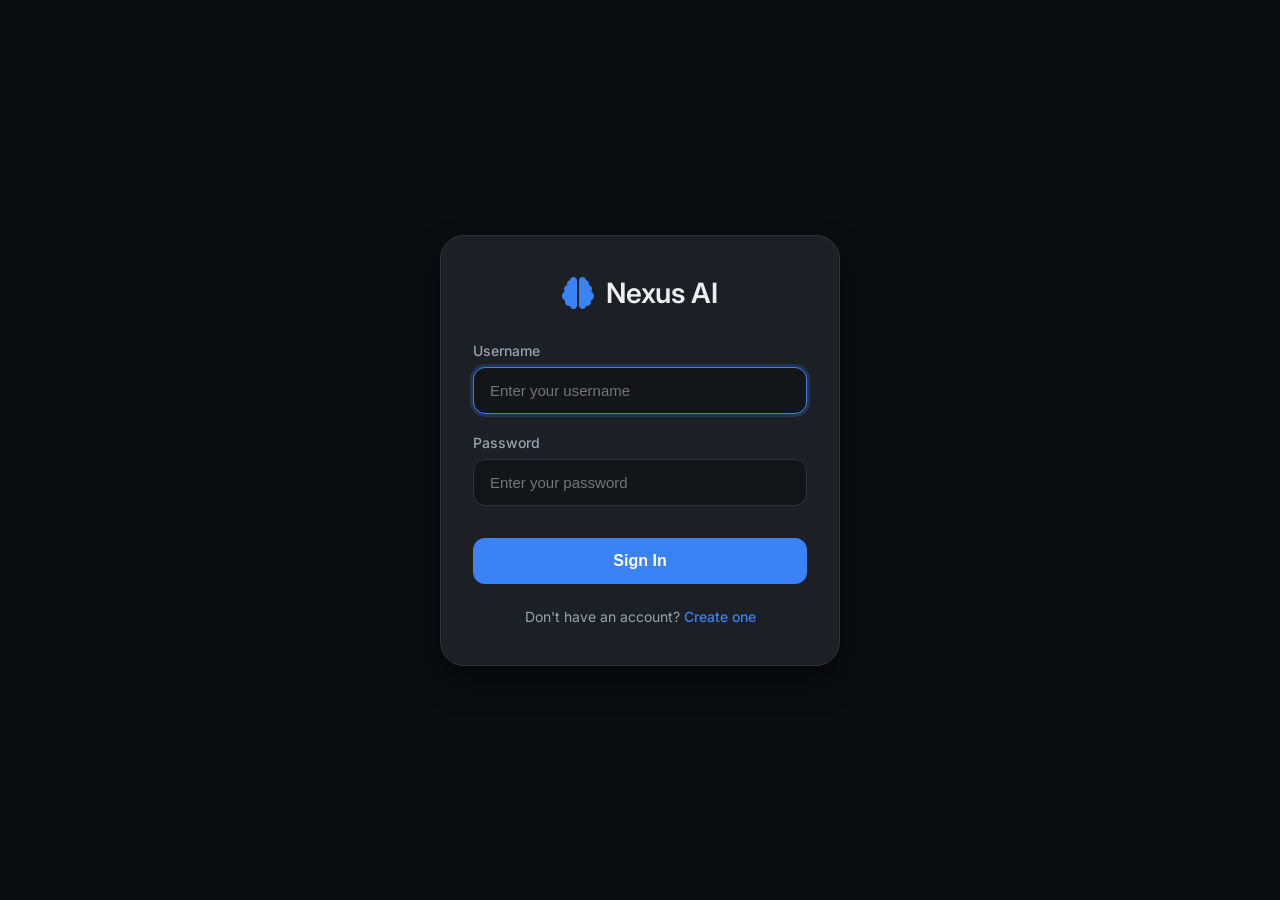
<file: OneDrive/Documents/Desktop/chatbot-AI/templates/login.html>
<!DOCTYPE html>
<html lang="en">
<head>
    <meta charset="UTF-8">
    <meta name="viewport" content="width=device-width, initial-scale=1.0">
    <title>Login · Nexus AI</title>
    <link rel="preconnect" href="https://fonts.googleapis.com">
    <link rel="preconnect" href="https://fonts.gstatic.com" crossorigin>
    <link href="https://fonts.googleapis.com/css2?family=Inter:opsz,wght@14..32,400;14..32,500;14..32,600&display=swap" rel="stylesheet">
    <link rel="stylesheet" href="https://cdnjs.cloudflare.com/ajax/libs/font-awesome/6.0.0-beta3/css/all.min.css">
    <style>
        :root {
            --bg-primary: #0b0c0e;
            --bg-secondary: #131518;
            --surface: #1c1f24;
            --border: #2e333b;
            --text-primary: #edeef0;
            --text-secondary: #9ca3af;
            --accent: #3b82f6;
            --error: #ef4444;
        }
        * { margin: 0; padding: 0; box-sizing: border-box; }
        body {
            font-family: 'Inter', sans-serif;
            background: var(--bg-primary);
            color: var(--text-primary);
            min-height: 100vh;
            display: flex;
            align-items: center;
            justify-content: center;
            padding: 20px;
        }
        .auth-container { width: 100%; max-width: 400px; }
        .auth-card {
            background: var(--surface);
            border: 1px solid var(--border);
            border-radius: 24px;
            padding: 40px 32px;
            box-shadow: 0 16px 32px rgba(0, 0, 0, 0.4);
        }
        .brand {
            display: flex;
            align-items: center;
            justify-content: center;
            gap: 12px;
            margin-bottom: 32px;
        }
        .brand i { font-size: 32px; color: var(--accent); }
        .brand h1 { font-size: 28px; font-weight: 600; letter-spacing: -0.01em; }
        .form-group { margin-bottom: 20px; }
        label {
            display: block;
            margin-bottom: 8px;
            font-weight: 500;
            color: var(--text-secondary);
            font-size: 14px;
        }
        input {
            width: 100%;
            padding: 14px 16px;
            background: var(--bg-secondary);
            border: 1px solid var(--border);
            border-radius: 12px;
            color: var(--text-primary);
            font-size: 15px;
            transition: all 0.2s;
        }
        input:focus {
            outline: none;
            border-color: var(--accent);
            box-shadow: 0 0 0 3px rgba(59, 130, 246, 0.2);
        }
        .btn {
            width: 100%;
            padding: 14px;
            background: var(--accent);
            color: white;
            border: none;
            border-radius: 12px;
            font-weight: 600;
            font-size: 16px;
            cursor: pointer;
            transition: background 0.2s;
            margin-top: 12px;
        }
        .btn:hover { background: #2563eb; }
        .error-message {
            color: var(--error);
            font-size: 14px;
            margin-top: 8px;
            text-align: center;
        }
        .auth-footer {
            text-align: center;
            margin-top: 24px;
            color: var(--text-secondary);
            font-size: 14px;
        }
        .auth-footer a {
            color: var(--accent);
            text-decoration: none;
            font-weight: 500;
        }
        .auth-footer a:hover { text-decoration: underline; }
    </style>
</head>
<body>
    <div class="auth-container">
        <div class="auth-card">
            <div class="brand">
                <i class="fas fa-brain"></i>
                <h1>Nexus AI</h1>
            </div>
            <form id="loginForm">
                <div class="form-group">
                    <label for="username">Username</label>
                    <input type="text" id="username" name="username" placeholder="Enter your username" required autofocus>
                </div>
                <div class="form-group">
                    <label for="password">Password</label>
                    <input type="password" id="password" name="password" placeholder="Enter your password" required>
                </div>
                <button type="submit" class="btn">Sign In</button>
                <div id="errorMessage" class="error-message"></div>
            </form>
            <div class="auth-footer">
                Don't have an account? <a href="/register">Create one</a>
            </div>
        </div>
    </div>

    <script>
        document.getElementById('loginForm').addEventListener('submit', async (e) => {
            e.preventDefault();
            const username = document.getElementById('username').value.trim();
            const password = document.getElementById('password').value;
            const errorDiv = document.getElementById('errorMessage');

            if (!username || !password) {
                errorDiv.textContent = 'Please fill in all fields.';
                return;
            }

            try {
                const response = await fetch('/api/auth/login', {
                    method: 'POST',
                    headers: { 'Content-Type': 'application/json' },
                    body: JSON.stringify({ username, password })
                });

                const data = await response.json();

                if (response.ok) {
                    window.location.href = data.redirect || '/';
                } else {
                    errorDiv.textContent = data.error || 'Login failed.';
                }
            } catch (err) {
                errorDiv.textContent = 'Network error. Please try again.';
            }
        });
    </script>
</body>
</html>
</file>
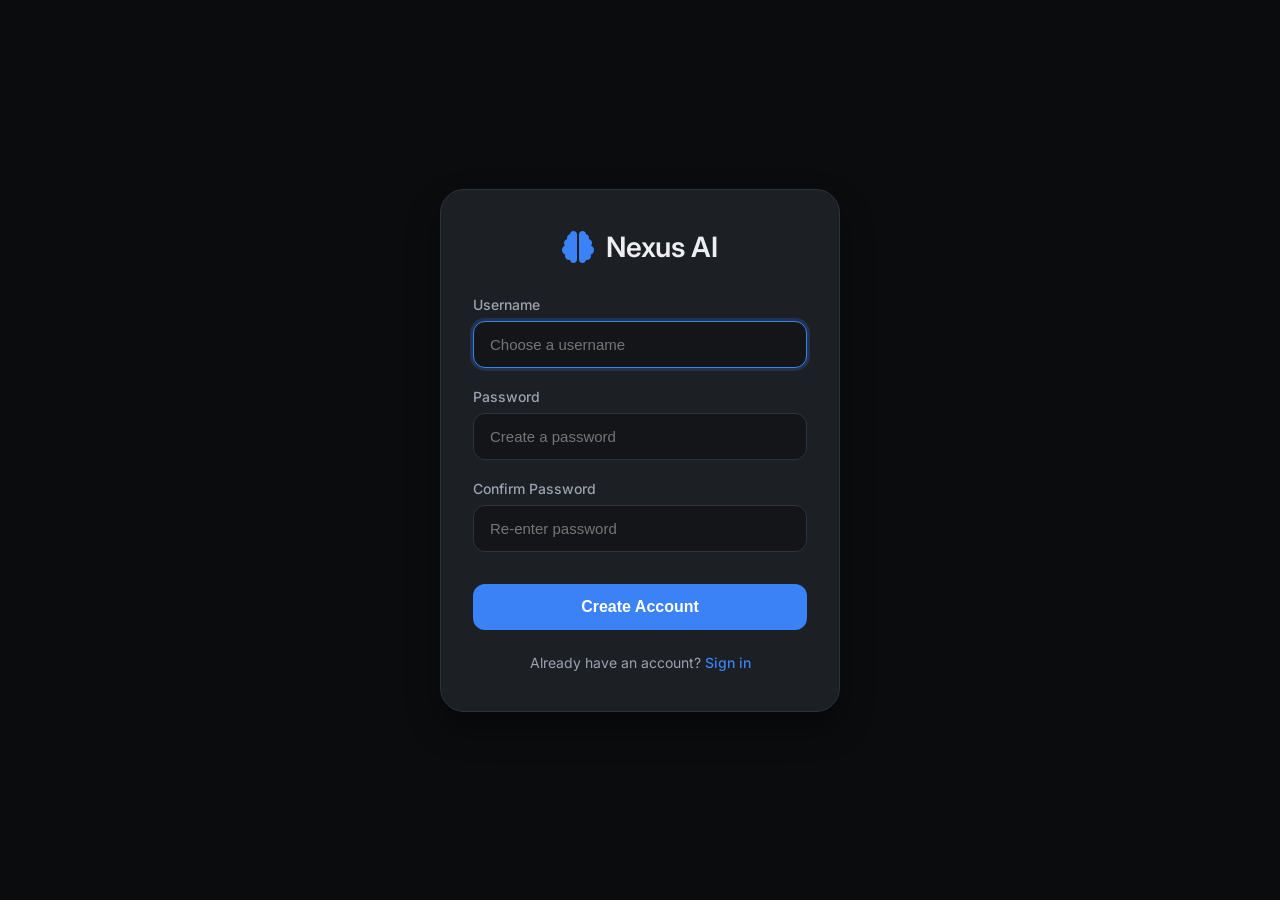
<file: OneDrive/Documents/Desktop/chatbot-AI/templates/register.html>
<!DOCTYPE html>
<html lang="en">
<head>
    <meta charset="UTF-8">
    <meta name="viewport" content="width=device-width, initial-scale=1.0">
    <title>Register · Nexus AI</title>
    <link rel="preconnect" href="https://fonts.googleapis.com">
    <link rel="preconnect" href="https://fonts.gstatic.com" crossorigin>
    <link href="https://fonts.googleapis.com/css2?family=Inter:opsz,wght@14..32,400;14..32,500;14..32,600&display=swap" rel="stylesheet">
    <link rel="stylesheet" href="https://cdnjs.cloudflare.com/ajax/libs/font-awesome/6.0.0-beta3/css/all.min.css">
    <style>
        :root {
            --bg-primary: #0b0c0e;
            --bg-secondary: #131518;
            --surface: #1c1f24;
            --border: #2e333b;
            --text-primary: #edeef0;
            --text-secondary: #9ca3af;
            --accent: #3b82f6;
            --error: #ef4444;
            --success: #10b981;
        }
        * { margin: 0; padding: 0; box-sizing: border-box; }
        body {
            font-family: 'Inter', sans-serif;
            background: var(--bg-primary);
            color: var(--text-primary);
            min-height: 100vh;
            display: flex;
            align-items: center;
            justify-content: center;
            padding: 20px;
        }
        .auth-container { width: 100%; max-width: 400px; }
        .auth-card {
            background: var(--surface);
            border: 1px solid var(--border);
            border-radius: 24px;
            padding: 40px 32px;
            box-shadow: 0 16px 32px rgba(0, 0, 0, 0.4);
        }
        .brand {
            display: flex;
            align-items: center;
            justify-content: center;
            gap: 12px;
            margin-bottom: 32px;
        }
        .brand i { font-size: 32px; color: var(--accent); }
        .brand h1 { font-size: 28px; font-weight: 600; letter-spacing: -0.01em; }
        .form-group { margin-bottom: 20px; }
        label {
            display: block;
            margin-bottom: 8px;
            font-weight: 500;
            color: var(--text-secondary);
            font-size: 14px;
        }
        input {
            width: 100%;
            padding: 14px 16px;
            background: var(--bg-secondary);
            border: 1px solid var(--border);
            border-radius: 12px;
            color: var(--text-primary);
            font-size: 15px;
            transition: all 0.2s;
        }
        input:focus {
            outline: none;
            border-color: var(--accent);
            box-shadow: 0 0 0 3px rgba(59, 130, 246, 0.2);
        }
        .btn {
            width: 100%;
            padding: 14px;
            background: var(--accent);
            color: white;
            border: none;
            border-radius: 12px;
            font-weight: 600;
            font-size: 16px;
            cursor: pointer;
            transition: background 0.2s;
            margin-top: 12px;
        }
        .btn:hover { background: #2563eb; }
        .error-message { color: var(--error); font-size: 14px; margin-top: 8px; text-align: center; }
        .success-message { color: var(--success); font-size: 14px; margin-top: 8px; text-align: center; }
        .auth-footer {
            text-align: center;
            margin-top: 24px;
            color: var(--text-secondary);
            font-size: 14px;
        }
        .auth-footer a {
            color: var(--accent);
            text-decoration: none;
            font-weight: 500;
        }
        .auth-footer a:hover { text-decoration: underline; }
    </style>
</head>
<body>
    <div class="auth-container">
        <div class="auth-card">
            <div class="brand">
                <i class="fas fa-brain"></i>
                <h1>Nexus AI</h1>
            </div>
            <form id="registerForm">
                <div class="form-group">
                    <label for="username">Username</label>
                    <input type="text" id="username" name="username" placeholder="Choose a username" required autofocus>
                </div>
                <div class="form-group">
                    <label for="password">Password</label>
                    <input type="password" id="password" name="password" placeholder="Create a password" required>
                </div>
                <div class="form-group">
                    <label for="confirmPassword">Confirm Password</label>
                    <input type="password" id="confirmPassword" name="confirmPassword" placeholder="Re-enter password" required>
                </div>
                <button type="submit" class="btn">Create Account</button>
                <div id="message" class="error-message"></div>
            </form>
            <div class="auth-footer">
                Already have an account? <a href="/login">Sign in</a>
            </div>
        </div>
    </div>

    <script>
        document.getElementById('registerForm').addEventListener('submit', async (e) => {
            e.preventDefault();
            const username = document.getElementById('username').value.trim();
            const password = document.getElementById('password').value;
            const confirmPassword = document.getElementById('confirmPassword').value;
            const msgDiv = document.getElementById('message');
            msgDiv.className = 'error-message';

            if (!username || !password || !confirmPassword) {
                msgDiv.textContent = 'All fields are required.';
                return;
            }
            if (password !== confirmPassword) {
                msgDiv.textContent = 'Passwords do not match.';
                return;
            }
            if (password.length < 6) {
                msgDiv.textContent = 'Password must be at least 6 characters.';
                return;
            }

            try {
                const response = await fetch('/api/auth/register', {
                    method: 'POST',
                    headers: { 'Content-Type': 'application/json' },
                    body: JSON.stringify({ username, password })
                });

                const data = await response.json();

                if (response.ok) {
                    msgDiv.className = 'success-message';
                    msgDiv.textContent = 'Account created! Redirecting to login...';
                    setTimeout(() => { window.location.href = '/login'; }, 1500);
                } else {
                    msgDiv.textContent = data.error || 'Registration failed.';
                }
            } catch (err) {
                msgDiv.textContent = 'Network error. Please try again.';
            }
        });
    </script>
</body>
</html>
</file>
